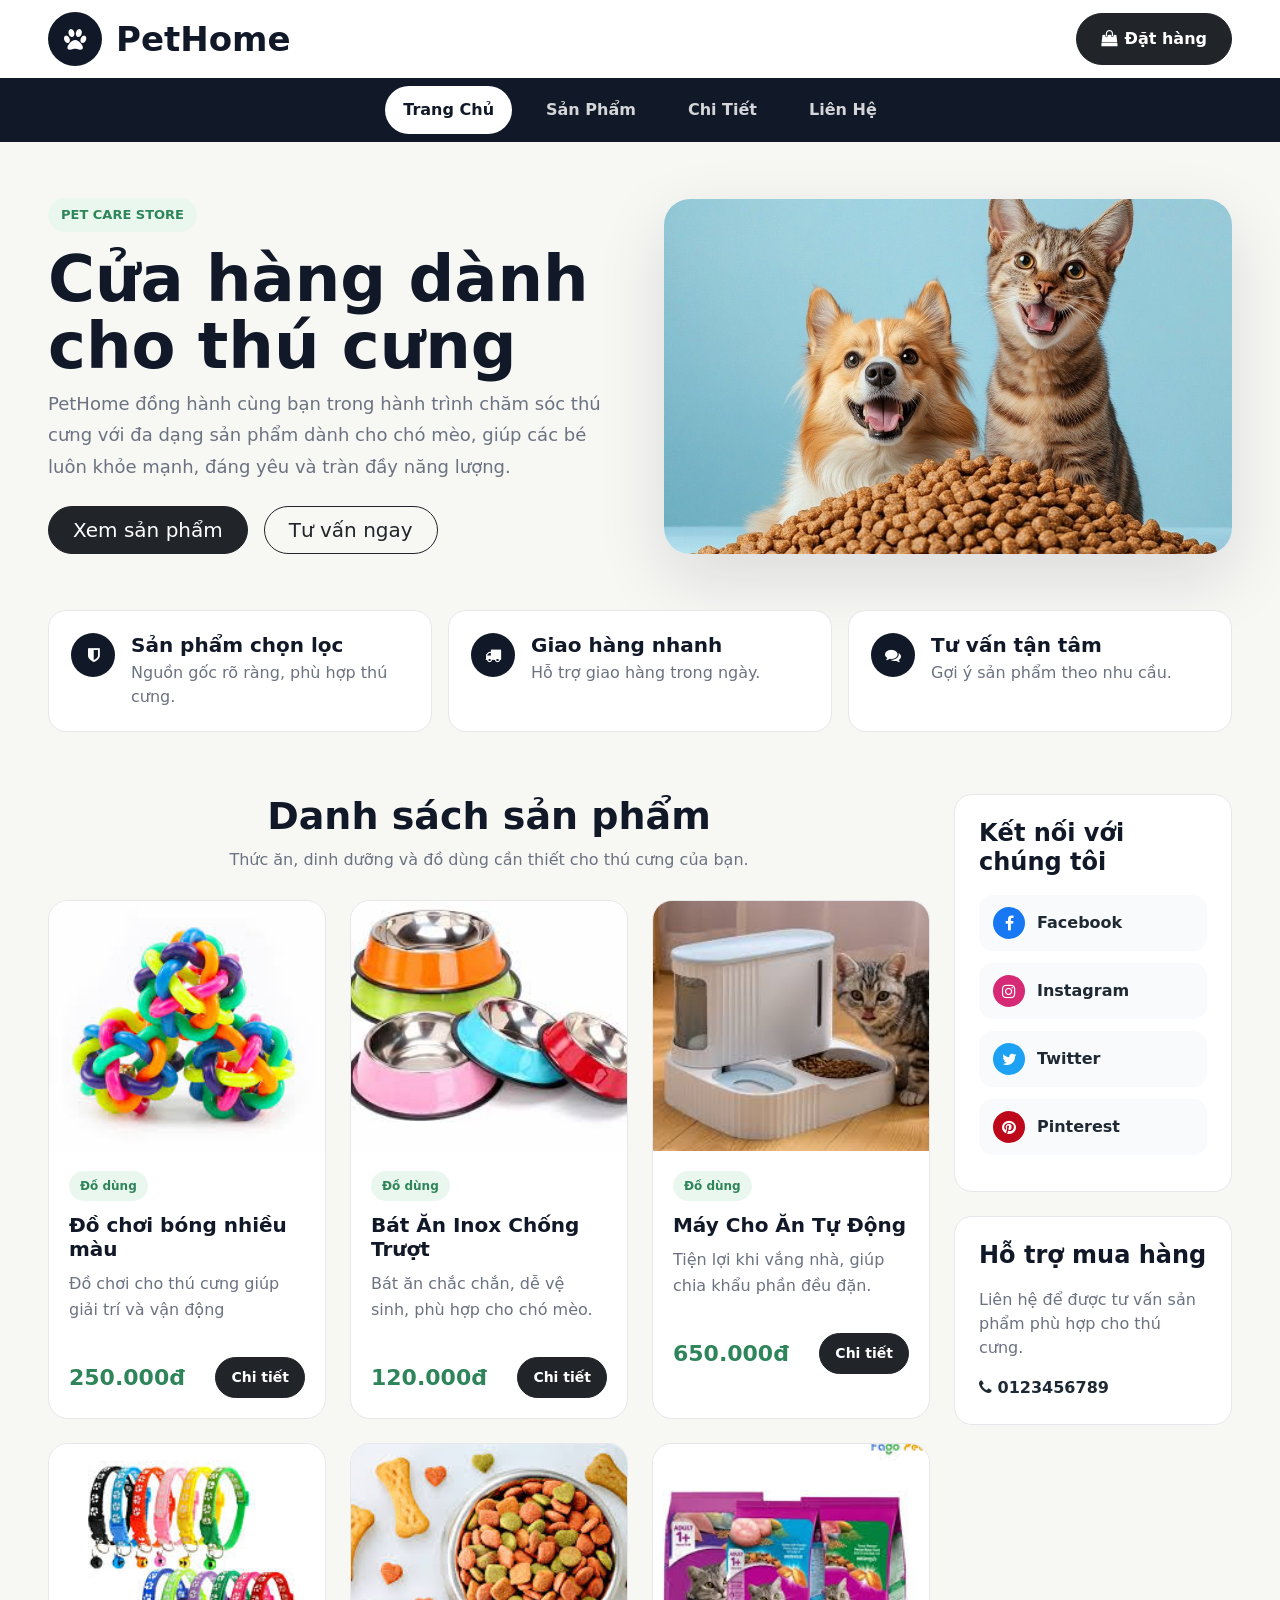
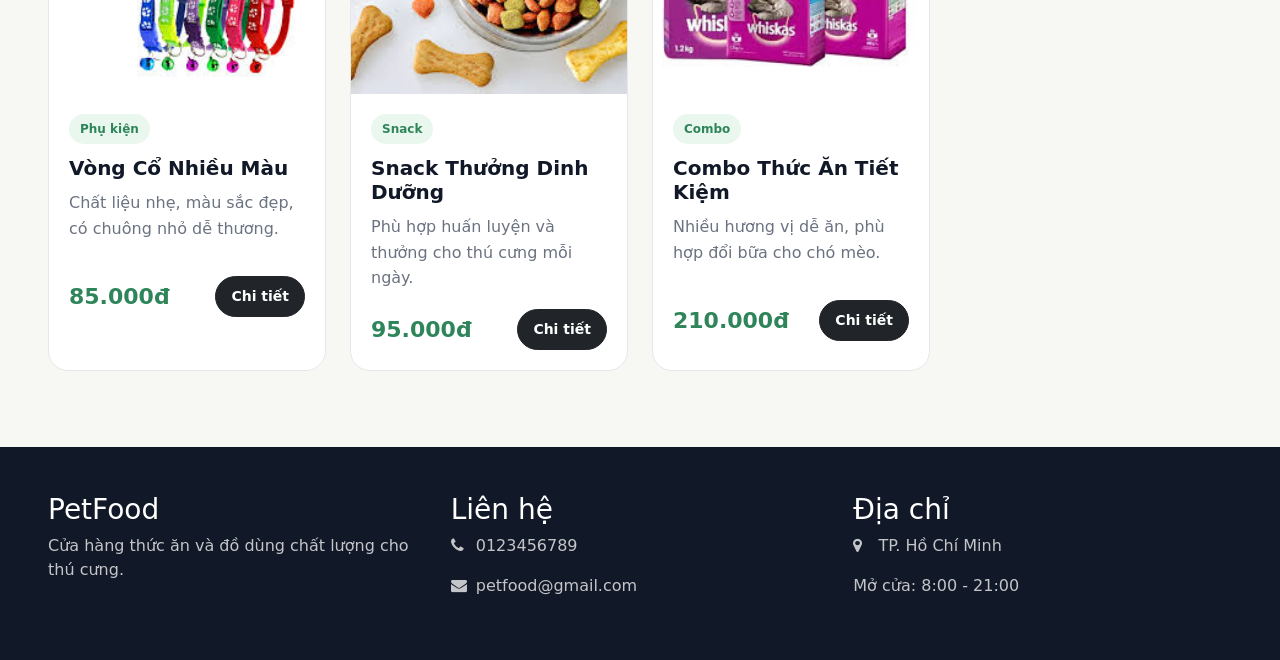
<file: index.html>
<!DOCTYPE html>
<html lang="vi">
<head>
    <meta charset="UTF-8">
    <meta name="viewport" content="width=device-width, initial-scale=1.0">
    <title>PetFood</title>
    <link href="https://cdn.jsdelivr.net/npm/bootstrap@5.3.3/dist/css/bootstrap.min.css" rel="stylesheet">
    <link rel="stylesheet" href="https://cdnjs.cloudflare.com/ajax/libs/font-awesome/4.7.0/css/font-awesome.min.css">
    <link rel="stylesheet" href="css/style.css">
</head>
<body>
    <header class="site-header">
        <div class="header-top">
        <div class="container-fluid px-4 px-lg-5">
            <div class="header-row">
                <a href="index.html" class="brand">
                    <span class="brand-icon"><i class="fa fa-paw"></i></span>
                    <span><strong>PetHome</strong></span>
                </a>

                

                <a href="#products" class="btn btn-dark rounded-pill px-4 fw-semibold">
                    <i class="fa fa-shopping-bag me-2"></i>Đặt hàng
                </a>
            </div>
        </div>
        </div>

    <nav class="navbar navbar-expand-lg main-navbar">
        <div class="container-fluid px-4 px-lg-5">
            <button class="navbar-toggler" type="button" data-bs-toggle="collapse" data-bs-target="#mainMenu" aria-controls="mainMenu" aria-expanded="false" aria-label="Mở menu">
                <span class="navbar-toggler-icon"></span>
            </button>

            <div class="collapse navbar-collapse justify-content-center" id="mainMenu">
                <ul class="navbar-nav gap-lg-3">
                    <li class="nav-item"><a class="nav-link active" href="index.html">Trang Chủ</a></li>
                    <li class="nav-item"><a class="nav-link" href="#products">Sản Phẩm</a></li>
                    <li class="nav-item"><a class="nav-link" href="product-detail.html?id=1">Chi Tiết</a></li>
                    <li class="nav-item"><a class="nav-link" href="#contact">Liên Hệ</a></li>
                </ul>
            </div>
        </div>
    </nav>
    </header>

    <main>
        <section class="hero-banner">
            <div class="container-fluid px-4 px-lg-5">
                <div class="row align-items-center g-5">
                    <div class="col-lg-6">
                        <span class="section-label">Pet care store</span>
                        <h1>Cửa hàng dành cho thú cưng</h1>
                        <p>PetHome đồng hành cùng bạn trong hành trình chăm sóc thú cưng với đa dạng sản phẩm dành cho chó mèo, giúp các bé luôn khỏe mạnh, đáng yêu và tràn đầy năng lượng.</p>
                        <div class="d-flex flex-wrap gap-3 mt-4">
                            <a href="#products" class="btn btn-dark btn-lg rounded-pill px-4">Xem sản phẩm</a>
                            <a href="#contact" class="btn btn-outline-dark btn-lg rounded-pill px-4">Tư vấn ngay</a>
                        </div>
                    </div>

                    <div class="col-lg-6">
                        <div class="hero-image">
                            <img src="images/8.jpg" alt="Thức ăn và đồ dùng thú cưng">
                        </div>
                    </div>
                </div>
            </div>
        </section>

        <section class="service-section">
            <div class="container-fluid px-4 px-lg-5">
                <div class="row g-3">
                    <div class="col-md-4">
                        <div class="service-item">
                            <i class="fa fa-shield"></i>
                            <div>
                                <h5>Sản phẩm chọn lọc</h5>
                                <p>Nguồn gốc rõ ràng, phù hợp thú cưng.</p>
                            </div>
                        </div>
                    </div>
                    <div class="col-md-4">
                        <div class="service-item">
                            <i class="fa fa-truck"></i>
                            <div>
                                <h5>Giao hàng nhanh</h5>
                                <p>Hỗ trợ giao hàng trong ngày.</p>
                            </div>
                        </div>
                    </div>
                    <div class="col-md-4">
                        <div class="service-item">
                            <i class="fa fa-comments"></i>
                            <div>
                                <h5>Tư vấn tận tâm</h5>
                                <p>Gợi ý sản phẩm theo nhu cầu.</p>
                            </div>
                        </div>
                    </div>
                </div>
            </div>
        </section>

        <section class="product-section" id="products">
            <div class="container-fluid px-4 px-lg-5">
                <div class="row g-4 align-items-start">
                    <div class="col-xl-9">
                        <div class="section-heading">
                            
                            <h2>Danh sách sản phẩm</h2>
                            <p>Thức ăn, dinh dưỡng và đồ dùng cần thiết cho thú cưng của bạn.</p>
                        </div>

                        <div class="row g-4">
                            <div class="col-md-6 col-lg-4">
                                <article class="product-card">
                                    <a href="product-detail.html?id=1"><img src="images/1.JPG" alt="Hạt dinh dưỡng vị gà"></a>
                                    <div class="product-body">
                                        <span>Đồ dùng</span>
                                        <h5><a href="product-detail.html?id=1">Đồ chơi bóng nhiều màu</a></h5>
                                        <p>Đồ chơi cho thú cưng giúp giải trí và vận động</p>
                                        <div class="product-bottom">
                                            <strong>250.000đ</strong>
                                            <div class="product-actions">
                                                <a href="product-detail.html?id=1" class="btn btn-dark btn-sm rounded-pill">Chi tiết</a>
                                                    
                                            </div>
                                        </div>
                                    </div>
                                </article>
                            </div>

                            <div class="col-md-6 col-lg-4">
                                <article class="product-card">
                                    <a href="product-detail.html?id=2"><img src="images/2.JPG" alt="Bát ăn thú cưng"></a>
                                    <div class="product-body">
                                        <span>Đồ dùng</span>
                                        <h5><a href="product-detail.html?id=2">Bát Ăn Inox Chống Trượt</a></h5>
                                        <p>Bát ăn chắc chắn, dễ vệ sinh, phù hợp cho chó mèo.</p>
                                        <div class="product-bottom">
                                            <strong>120.000đ</strong>
                                            <div class="product-actions">
                                                <a href="product-detail.html?id=1" class="btn btn-dark btn-sm rounded-pill">Chi tiết</a>
                                            </div>
                                        </div>
                                    </div>
                                </article>
                            </div>

                            <div class="col-md-6 col-lg-4">
                                <article class="product-card">
                                    <a href="product-detail.html?id=3"><img src="images/3.JPG" alt="Máy cho ăn tự động"></a>
                                    <div class="product-body">
                                        <span>Đồ dùng</span>
                                        <h5><a href="product-detail.html?id=3">Máy Cho Ăn Tự Động</a></h5>
                                        <p>Tiện lợi khi vắng nhà, giúp chia khẩu phần đều đặn.</p>
                                        <div class="product-bottom">
                                            <strong>650.000đ</strong>
                                            <div class="product-actions">
                                                <a href="product-detail.html?id=1" class="btn btn-dark btn-sm rounded-pill">Chi tiết</a>
                                            </div>
                                        </div>
                                    </div>
                                </article>
                            </div>

                            <div class="col-md-6 col-lg-4">
                                <article class="product-card">
                                    <a href="product-detail.html?id=4"><img src="images/4.JPG" alt="Vòng cổ thú cưng"></a>
                                    <div class="product-body">
                                        <span>Phụ kiện</span>
                                        <h5><a href="product-detail.html?id=4">Vòng Cổ Nhiều Màu</a></h5>
                                        <p>Chất liệu nhẹ, màu sắc đẹp, có chuông nhỏ dễ thương.</p>
                                        <div class="product-bottom">
                                            <strong>85.000đ</strong>
                                            <div class="product-actions">
                                                <a href="product-detail.html?id=1" class="btn btn-dark btn-sm rounded-pill">Chi tiết</a>
                                            </div>
                                        </div>
                                    </div>
                                </article>
                            </div>

                            <div class="col-md-6 col-lg-4">
                                <article class="product-card">
                                    <a href="product-detail.html?id=5"><img src="images/5.jpg" alt="Snack thưởng"></a>
                                    <div class="product-body">
                                        <span>Snack</span>
                                        <h5><a href="product-detail.html?id=5">Snack Thưởng Dinh Dưỡng</a></h5>
                                        <p>Phù hợp huấn luyện và thưởng cho thú cưng mỗi ngày.</p>
                                        <div class="product-bottom">
                                            <strong>95.000đ</strong>
                                            <div class="product-actions">
                                                <a href="product-detail.html?id=1" class="btn btn-dark btn-sm rounded-pill">Chi tiết</a>
                                            </div>
                                        </div>
                                    </div>
                                </article>
                            </div>

                            <div class="col-md-6 col-lg-4">
                                <article class="product-card">
                                    <a href="product-detail.html?id=6"><img src="images/6.jpg" alt="Combo thức ăn"></a>
                                    <div class="product-body">
                                        <span>Combo</span>
                                        <h5><a href="product-detail.html?id=6">Combo Thức Ăn Tiết Kiệm</a></h5>
                                        <p>Nhiều hương vị dễ ăn, phù hợp đổi bữa cho chó mèo.</p>
                                        <div class="product-bottom">
                                            <strong>210.000đ</strong>
                                            <div class="product-actions">
                                                <a href="product-detail.html?id=1" class="btn btn-dark btn-sm rounded-pill">Chi tiết</a>
                                            </div>
                                        </div>
                                    </div>
                                </article>
                            </div>
                        </div>
                    </div>

                    <aside class="col-xl-3">
                        <div class="right-sidebar">
                            <h3>Kết nối với chúng tôi</h3>
                            <a href="#"><i class="fa fa-facebook"></i> Facebook</a>
                            <a href="#"><i class="fa fa-instagram"></i> Instagram</a>
                            <a href="#"><i class="fa fa-twitter"></i> Twitter</a>
                            <a href="#"><i class="fa fa-pinterest"></i> Pinterest</a>
                        </div>

                        <div class="support-box mt-4">
                            <h4>Hỗ trợ mua hàng</h4>
                            <p>Liên hệ để được tư vấn sản phẩm phù hợp cho thú cưng.</p>
                            <strong><i class="fa fa-phone"></i> 0123456789</strong>
                        </div>
                    </aside>
                </div>
            </div>
        </section>
    </main>

    <footer class="site-footer" id="contact">
        <div class="container-fluid px-4 px-lg-5">
            <div class="row g-4">
                <div class="col-md-4">
                    <h3>PetFood</h3>
                    <p>Cửa hàng thức ăn và đồ dùng chất lượng cho thú cưng.</p>
                </div>
                <div class="col-md-4">
                    <h3>Liên hệ</h3>
                    <p><i class="fa fa-phone"></i> 0123456789</p>
                    <p><i class="fa fa-envelope"></i> petfood@gmail.com</p>
                </div>
                <div class="col-md-4">
                    <h3>Địa chỉ</h3>
                    <p><i class="fa fa-map-marker"></i> TP. Hồ Chí Minh</p>
                    <p>Mở cửa: 8:00 - 21:00</p>
                </div>
            </div>
        </div>
    </footer>

    <script src="https://cdn.jsdelivr.net/npm/bootstrap@5.3.3/dist/js/bootstrap.bundle.min.js"></script>
</body>
</html>
</file>
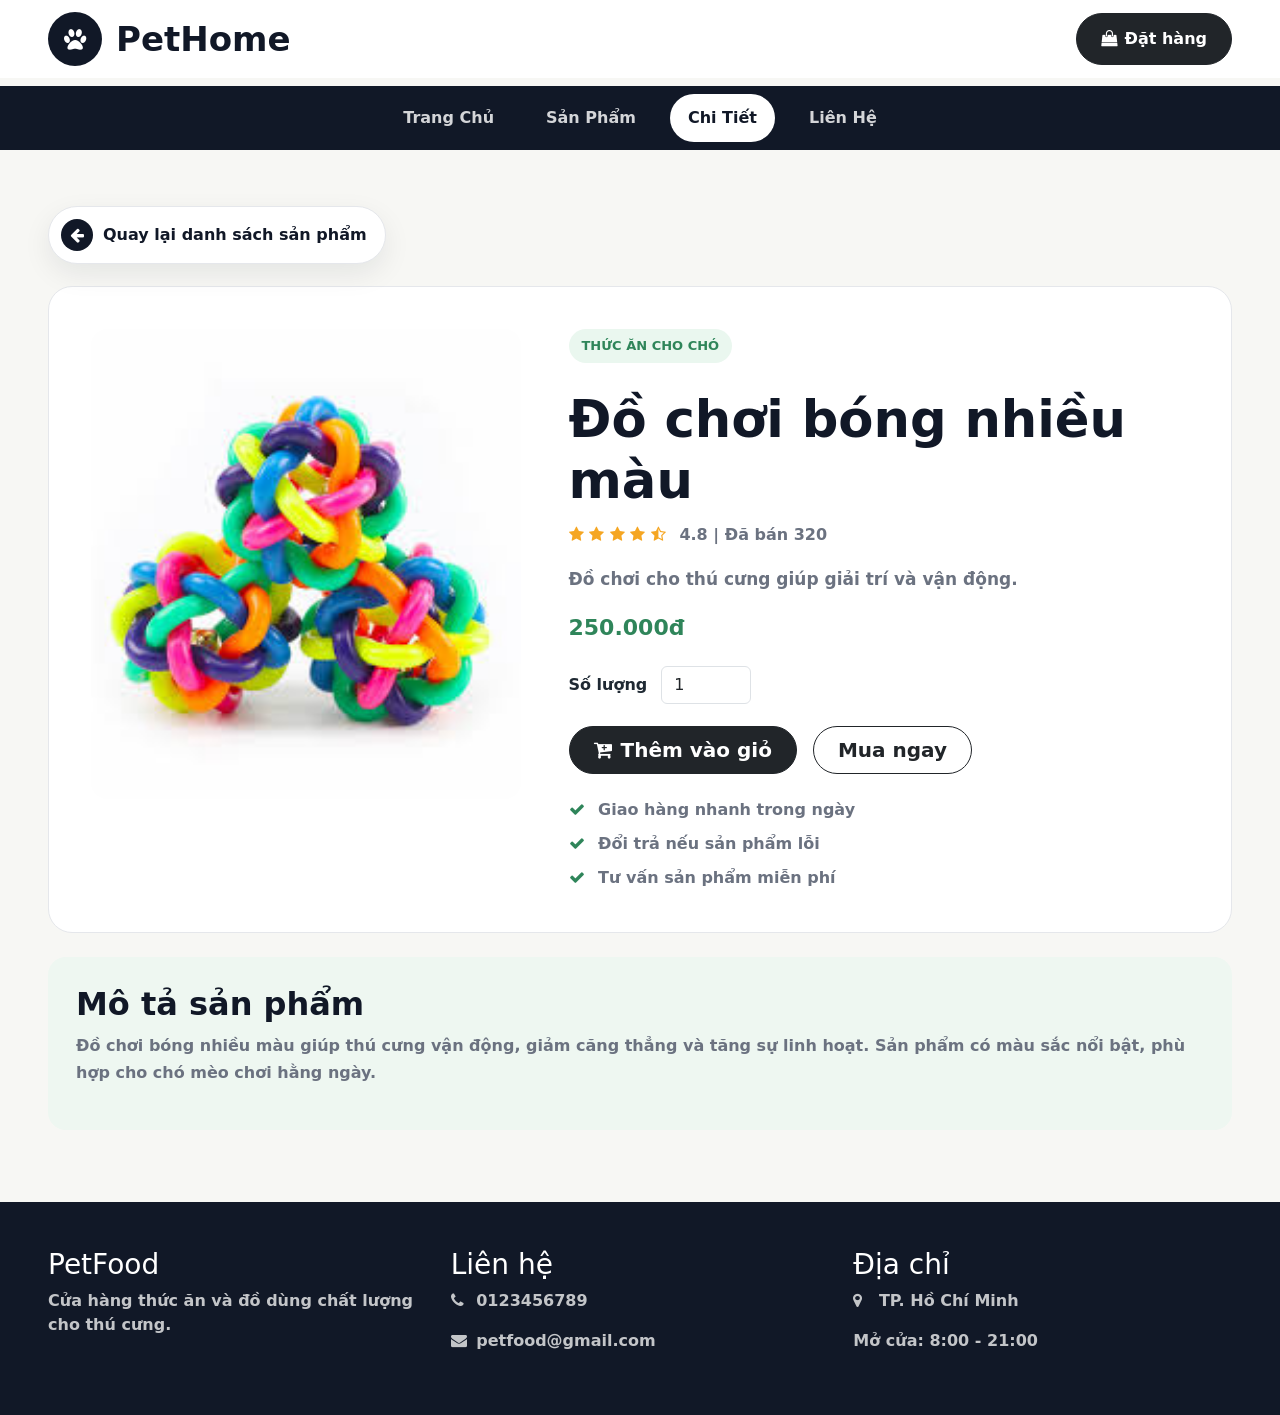
<file: product-detail.html>
<!DOCTYPE html>
<html lang="vi">
<head>
    <meta charset="UTF-8">
    <meta name="viewport" content="width=device-width, initial-scale=1.0">
    <title>Chi Tiết Sản Phẩm - PetFood</title>
    <link href="https://cdn.jsdelivr.net/npm/bootstrap@5.3.3/dist/css/bootstrap.min.css" rel="stylesheet">
    <link rel="stylesheet" href="https://cdnjs.cloudflare.com/ajax/libs/font-awesome/4.7.0/css/font-awesome.min.css">
    <link rel="stylesheet" href="css/style.css">
</head>
<body>
    <header class="site-header">
        <div class="container-fluid px-4 px-lg-5">
            <div class="header-row">
                <a href="index.html" class="brand">
                    <span class="brand-icon"><i class="fa fa-paw"></i></span>
                    <span><strong>PetHome</span>
                </a>

                

                <a href="index.html#products" class="btn btn-dark rounded-pill px-4 fw-semibold">
                    <i class="fa fa-shopping-bag me-2"></i>Đặt hàng
                </a>
            </div>
        </div>
    </header>

    <nav class="navbar navbar-expand-lg main-navbar">
        <div class="container-fluid px-4 px-lg-5">
            <button class="navbar-toggler" type="button" data-bs-toggle="collapse" data-bs-target="#mainMenu" aria-controls="mainMenu" aria-expanded="false" aria-label="Mở menu">
                <span class="navbar-toggler-icon"></span>
            </button>

            <div class="collapse navbar-collapse justify-content-center" id="mainMenu">
                <ul class="navbar-nav gap-lg-3">
                    <li class="nav-item"><a class="nav-link" href="index.html">Trang Chủ</a></li>
                    <li class="nav-item"><a class="nav-link" href="index.html#products">Sản Phẩm</a></li>
                    <li class="nav-item"><a class="nav-link active" href="product-detail.html?id=1">Chi Tiết</a></li>
                    <li class="nav-item"><a class="nav-link" href="#contact">Liên Hệ</a></li>
                </ul>
            </div>
        </div>
    </nav>

    <main class="detail-wrapper">
        <div class="container-fluid px-4 px-lg-5">
            <div class="back-link-wrap">
                <a href="index.html#products" class="back-link">
                    <span><i class="fa fa-arrow-left"></i></span>
                    Quay lại danh sách sản phẩm
                </a>
            </div>

            <section class="product-detail-card">
                <div class="row g-5 align-items-start">
                    <div class="col-lg-5">
                        <img class="detail-main-img" id="mainProductImage" src="images/1.JPG" alt="Sản phẩm PetFood">
                    </div>

                    <div class="col-lg-7">
                        <span class="product-tag" id="productCategory">Thức ăn cho chó</span>
                        <h1 id="productName">Đồ chơi bóng nhiều màu</h1>
                        <div class="rating">
                            <i class="fa fa-star"></i>
                            <i class="fa fa-star"></i>
                            <i class="fa fa-star"></i>
                            <i class="fa fa-star"></i>
                            <i class="fa fa-star-half-o"></i>
                            <span id="productSold">4.8 | Đã bán 320</span>
                        </div>
                        <p class="detail-desc" id="productDesc">Đồ chơi cho thú cưng giúp giải trí và vận động.</p>
                        <strong class="detail-price" id="productPrice">250.000đ</strong>

                        <div class="quantity-row">
                            <label>Số lượng</label>
                            <input class="form-control" type="number" value="1" min="1">
                        </div>

                        <div class="d-flex flex-wrap gap-3 mb-4">
                            <button class="btn btn-dark btn-lg rounded-pill fw-semibold px-4">
                                <i class="fa fa-cart-plus me-2"></i>Thêm vào giỏ
                            </button>
                            <button class="btn btn-outline-dark btn-lg rounded-pill fw-semibold px-4">Mua ngay</button>
                        </div>

                        <ul class="detail-benefits">
                            <li><i class="fa fa-check"></i> Giao hàng nhanh trong ngày</li>
                            <li><i class="fa fa-check"></i> Đổi trả nếu sản phẩm lỗi</li>
                            <li><i class="fa fa-check"></i> Tư vấn sản phẩm miễn phí</li>
                        </ul>
                    </div>
                </div>
            </section>

            <section class="detail-description">
                <h2>Mô tả sản phẩm</h2>
                <p id="productLongDesc">Sản phẩm được chọn lọc kỹ, phù hợp nhu cầu chăm sóc thú cưng hằng ngày.</p>
            </section>
        </div>
    </main>

    <footer class="site-footer" id="contact">
        <div class="container-fluid px-4 px-lg-5">
            <div class="row g-4">
                <div class="col-md-4">
                    <h3>PetFood</h3>
                    <p>Cửa hàng thức ăn và đồ dùng chất lượng cho thú cưng.</p>
                </div>
                <div class="col-md-4">
                    <h3>Liên hệ</h3>
                    <p><i class="fa fa-phone"></i> 0123456789</p>
                    <p><i class="fa fa-envelope"></i> petfood@gmail.com</p>
                </div>
                <div class="col-md-4">
                    <h3>Địa chỉ</h3>
                    <p><i class="fa fa-map-marker"></i> TP. Hồ Chí Minh</p>
                    <p>Mở cửa: 8:00 - 21:00</p>
                </div>
            </div>
        </div>
    </footer>

    <script>
        var products = {
            "1": {
                name: "Đồ chơi bóng nhiều màu",
                category: "Thức ăn cho chó",
                price: "250.000đ",
                image: "images/1.JPG",
                
                desc: "Đồ chơi cho thú cưng giúp giải trí và vận động.",
                longDesc: "Đồ chơi bóng nhiều màu giúp thú cưng vận động, giảm căng thẳng và tăng sự linh hoạt. Sản phẩm có màu sắc nổi bật, phù hợp cho chó mèo chơi hằng ngày.",
                sold: "4.8 | Đã bán 320"
            },
            "2": {
                name: "Bát Ăn Inox Chống Trượt",
                category: "Đồ dùng",
                price: "120.000đ",
                image: "images/2.JPG",
                
                desc: "Bát ăn chắc chắn, dễ vệ sinh, phù hợp cho chó mèo.",
                longDesc: "Bát ăn inox chống trượt có thiết kế bền, dễ vệ sinh và hạn chế xê dịch khi thú cưng ăn uống. Phù hợp dùng cho cả thức ăn khô và thức ăn mềm.",
                sold: "4.9 | Đã bán 280"
            },
            "3": {
                name: "Máy Cho Ăn Tự Động",
                category: "Phụ kiện",
                price: "650.000đ",
                image: "images/3.JPG",
                
                desc: "Tiện lợi khi vắng nhà, giúp chia khẩu phần đều đặn.",
                longDesc: "Máy cho ăn tự động giúp kiểm soát khẩu phần ăn cho thú cưng, đặc biệt tiện lợi khi chủ nuôi bận rộn hoặc vắng nhà trong ngày.",
                sold: "4.7 | Đã bán 145"
            },
            "4": {
                name: "Vòng Cổ Nhiều Màu",
                category: "Đồ dùng",
                price: "85.000đ",
                image: "images/4.JPG",
                
                desc: "Chất liệu nhẹ, màu sắc đẹp, có chuông nhỏ dễ thương.",
                longDesc: "Vòng cổ nhiều màu có chất liệu nhẹ, tạo cảm giác thoải mái cho thú cưng. Thiết kế có chuông nhỏ giúp dễ nhận biết vị trí của thú cưng trong nhà.",
                sold: "4.8 | Đã bán 410"
            },
            "5": {
                name: "Snack Thưởng Dinh Dưỡng",
                category: "Snack",
                price: "95.000đ",
                image: "images/5.jpg",
                
                desc: "Phù hợp huấn luyện và thưởng cho thú cưng mỗi ngày.",
                longDesc: "Snack thưởng dinh dưỡng có hương vị thơm ngon, thích hợp làm phần thưởng khi huấn luyện hoặc bổ sung bữa phụ cho chó mèo.",
                sold: "4.8 | Đã bán 360"
            },
            "6": {
                name: "Combo Thức Ăn Tiết Kiệm",
                category: "Combo",
                price: "210.000đ",
                image: "images/6.jpg",
                
                desc: "Nhiều hương vị dễ ăn, phù hợp đổi bữa cho chó mèo.",
                longDesc: "Combo thức ăn tiết kiệm gồm nhiều hương vị, giúp thú cưng đổi bữa dễ dàng. Phù hợp cho người nuôi muốn mua trọn gói với chi phí hợp lý.",
                sold: "4.9 | Đã bán 250"
            }
        };

        function getProductId() {
            var params = new URLSearchParams(window.location.search);
            return products[params.get("id")] ? params.get("id") : "1";
        }

        function renderProductDetail() {
            var product = products[getProductId()];
            var mainImage = document.getElementById("mainProductImage");

            document.title = product.name + " - PetFood";
            document.getElementById("productCategory").textContent = product.category;
            document.getElementById("productName").textContent = product.name;
            document.getElementById("productDesc").textContent = product.desc;
            document.getElementById("productLongDesc").textContent = product.longDesc;
            document.getElementById("productPrice").textContent = product.price;
            document.getElementById("productSold").textContent = product.sold;

            mainImage.src = product.image;
            mainImage.alt = product.name;
        }

        renderProductDetail();
    </script>
    <script src="https://cdn.jsdelivr.net/npm/bootstrap@5.3.3/dist/js/bootstrap.bundle.min.js"></script>
</body>
</html>
</file>
<file: css/style.css>
:root {
    --bg: #f7f7f4;
    --surface: #ffffff;
    --text: #1f2933;
    --muted: #6b7280;
    --dark: #111827;
    --line: #e5e7eb;
    --accent: #2f855a;
}

html {
    scroll-behavior: smooth;
}

body {
    color: var(--text);
    background: var(--bg);
}

a {
    color: inherit;
    text-decoration: none;
}

.site-header {
    overflow: hidden;
    background: var(--surface);
    border-bottom: 8px solid var(--bg);
}

.header-top .container-fluid {
    min-height: 78px;
}

.header-row {
    display: flex;
    align-items: center;
    justify-content: space-between;
    gap: 24px;
    min-height: 78px;
}

.brand {
    display: inline-flex;
    align-items: center;
    gap: 14px;
    color: var(--dark);
    font-size: 34px;
    font-weight: 700;
}

.brand:hover {
    color: var(--dark);
}

.brand-icon {
    display: grid;
    width: 54px;
    height: 54px;
    place-items: center;
    border-radius: 50%;
    color: #fff;
    background: var(--dark);
    font-size: 24px;
}

.site-header .btn {
    padding: 13px 26px;
    font-size: 16px;
}

.main-navbar {
    background: var(--dark);
    min-height: 64px;
    padding: 0;
}

.main-navbar .container-fluid {
    justify-content: center;
}

.main-navbar .navbar-toggler {
    border-color: rgba(255, 255, 255, 0.25);
}

.main-navbar .navbar-toggler-icon {
    filter: invert(1);
}

.main-navbar .nav-link {
    padding: 12px 18px !important;
    border-radius: 999px;
    color: rgba(255, 255, 255, 0.82);
    font-weight: 600;
}

.main-navbar .nav-link:hover,
.main-navbar .nav-link.active {
    color: var(--dark);
    background: #fff;
}

.hero-banner {
    padding: 48px 0 34px;
}

.hero-banner h1 {
    max-width: 740px;
    color: var(--dark);
    font-size: clamp(42px, 5vw, 68px);
    font-weight: 800;
    line-height: 1.05;
}

.hero-banner p {
    max-width: 660px;
    color: var(--muted);
    font-size: 18px;
    line-height: 1.75;
}

.section-label,
.product-tag {
    display: inline-block;
    margin-bottom: 14px;
    padding: 7px 13px;
    border-radius: 999px;
    color: var(--accent);
    background: #eaf7ef;
    font-size: 13px;
    font-weight: 700;
    text-transform: uppercase;
}

.hero-image {
    overflow: hidden;
    border-radius: 26px;
    background: var(--surface);
    box-shadow: 0 24px 70px rgba(17, 24, 39, 0.12);
    max-width: 820px;
    margin-left: auto;
    aspect-ratio: 16 / 10;
}

.hero-image img {
    width: 100%;
    height: 100%;
    object-fit: cover;
    object-position: center;
}

.service-section {
    padding: 22px 0 52px;
}

.service-item {
    display: flex;
    gap: 16px;
    height: 100%;
    padding: 22px;
    border: 1px solid var(--line);
    border-radius: 18px;
    background: var(--surface);
}

.service-item i {
    display: grid;
    flex: 0 0 44px;
    width: 44px;
    height: 44px;
    place-items: center;
    border-radius: 50%;
    color: #fff;
    background: var(--dark);
}

.service-item h5 {
    margin-bottom: 4px;
    color: var(--dark);
    font-weight: 700;
}

.service-item p {
    margin: 0;
    color: var(--muted);
}

.product-section {
    padding: 10px 0 76px;
}

.section-heading {
    margin-bottom: 28px;
    text-align: center;
}

.section-heading h2 {
    color: var(--dark);
    font-size: 38px;
    font-weight: 800;
}

.section-heading p {
    color: var(--muted);
}

.product-card {
    overflow: hidden;
    height: 100%;
    border: 1px solid var(--line);
    border-radius: 20px;
    background: var(--surface);
    transition: 0.22s;
}

.product-card:hover {
    transform: translateY(-6px);
    box-shadow: 0 18px 45px rgba(17, 24, 39, 0.1);
}

.product-card img {
    width: 100%;
    height: 250px;
    object-fit: cover;
}

.product-body {
    padding: 20px;
}

.product-body span {
    display: inline-block;
    margin-bottom: 12px;
    padding: 6px 11px;
    border-radius: 999px;
    color: var(--accent);
    background: #eaf7ef;
    font-size: 12px;
    font-weight: 700;
}

.product-body h5 {
    margin-bottom: 10px;
    color: var(--dark);
    font-weight: 800;
}

.product-body h5 a:hover {
    color: var(--accent);
}

.product-body p {
    min-height: 68px;
    color: var(--muted);
    line-height: 1.6;
}

.product-bottom {
    display: flex;
    align-items: center;
    justify-content: space-between;
    gap: 14px;
    margin-top: 18px;
}

.product-actions {
    display: flex;
    flex-wrap: wrap;
    justify-content: flex-end;
    gap: 8px;
}

.product-actions .btn {
    padding: 9px 15px;
    font-size: 14px;
    font-weight: 700;
}

.product-bottom strong,
.detail-price {
    color: var(--accent);
    font-size: 22px;
}

.right-sidebar,
.support-box {
    padding: 24px;
    border: 1px solid var(--line);
    border-radius: 18px;
    background: var(--surface);
}

.right-sidebar h3,
.support-box h4 {
    margin-bottom: 18px;
    color: var(--dark);
    font-size: 24px;
    font-weight: 800;
}

.right-sidebar a {
    display: flex;
    align-items: center;
    gap: 12px;
    margin-bottom: 12px;
    padding: 12px 14px;
    border-radius: 14px;
    color: var(--text);
    background: #f9fafb;
    font-weight: 700;
    transition: 0.2s;
}

.right-sidebar a:hover {
    color: var(--accent);
    background: #eef7f1;
}

.right-sidebar i {
    display: grid;
    width: 32px;
    height: 32px;
    place-items: center;
    border-radius: 50%;
    color: #fff;
}

.right-sidebar .fa-facebook {
    background: #1877f2;
}

.right-sidebar .fa-instagram {
    background: #d62976;
}

.right-sidebar .fa-twitter {
    background: #1da1f2;
}

.right-sidebar .fa-pinterest {
    background: #bd081c;
}

.support-box p {
    color: var(--muted);
}

.site-footer {
    padding: 46px 0;
    color: #fff;
    background: var(--dark);
}

.site-footer p {
    color: rgba(255, 255, 255, 0.75);
}

.site-footer i {
    width: 20px;
}

.detail-wrapper {
    padding: 56px 0 72px;
}

.back-link-wrap {
    max-width: 1280px;
    margin: 0 auto 22px;
}

.back-link {
    display: inline-flex;
    align-items: center;
    gap: 10px;
    padding: 12px 18px 12px 12px;
    border: 1px solid var(--line);
    border-radius: 999px;
    color: var(--dark);
    background: var(--surface);
    font-weight: 700;
    box-shadow: 0 10px 28px rgba(17, 24, 39, 0.08);
    transition: 0.2s;
}

.back-link span {
    display: grid;
    width: 32px;
    height: 32px;
    place-items: center;
    border-radius: 50%;
    color: #fff;
    background: var(--dark);
    transition: 0.2s;
}

.back-link:hover {
    color: #fff;
    background: var(--dark);
    transform: translateX(-3px);
    box-shadow: 0 14px 34px rgba(17, 24, 39, 0.14);
}

.back-link:hover span {
    color: var(--dark);
    background: #fff;
}

.product-detail-card {
    max-width: 1280px;
    margin: 0 auto;
    padding: 42px;
    border: 1px solid var(--line);
    border-radius: 24px;
    background: var(--surface);
}

.detail-main-img {
    width: 100%;
    height: 470px;
    object-fit: cover;
    border-radius: 18px;
    background: #f4f4f4;
}

.product-detail-card h1 {
    margin: 12px 0;
    color: var(--dark);
    font-size: clamp(34px, 4vw, 54px);
    font-weight: 800;
}

.rating {
    margin-bottom: 18px;
    color: #f5a623;
}

.rating span {
    margin-left: 8px;
    color: var(--muted);
    font-weight: 700;
}

.detail-desc {
    color: var(--muted);
    font-size: 17px;
    line-height: 1.75;
}

.quantity-row {
    display: flex;
    align-items: center;
    gap: 14px;
    margin: 22px 0;
}

.quantity-row label {
    font-weight: 700;
}

.quantity-row input {
    width: 90px;
}

.detail-benefits {
    display: grid;
    gap: 10px;
    padding: 0;
    margin: 0;
    color: var(--muted);
    list-style: none;
}

.detail-benefits i {
    margin-right: 8px;
    color: var(--accent);
}

.detail-description {
    max-width: 1280px;
    margin: 24px auto 0;
    padding: 28px;
    border-radius: 18px;
    background: #eef7f1;
}

.detail-description h2 {
    color: var(--dark);
    font-weight: 800;
}

.detail-description p {
    color: var(--muted);
    line-height: 1.7;
}

@media (max-width: 992px) {
    .hero-banner {
        padding-top: 42px;
    }

    .detail-main-img {
        height: 320px;
    }

    .product-detail-card {
        padding: 24px;
    }
}

@media (max-width: 576px) {
    .header-top .container-fluid,
    .header-row {
        min-height: 68px;
    }

    .header-row {
        gap: 14px;
    }

    .site-header .btn {
        padding: 10px 15px;
        font-size: 13px;
    }

    .brand {
        font-size: 23px;
    }

    .brand-icon {
        width: 36px;
        height: 36px;
    }

    .hero-image {
        aspect-ratio: 1 / 1;
    }
}
</file>
